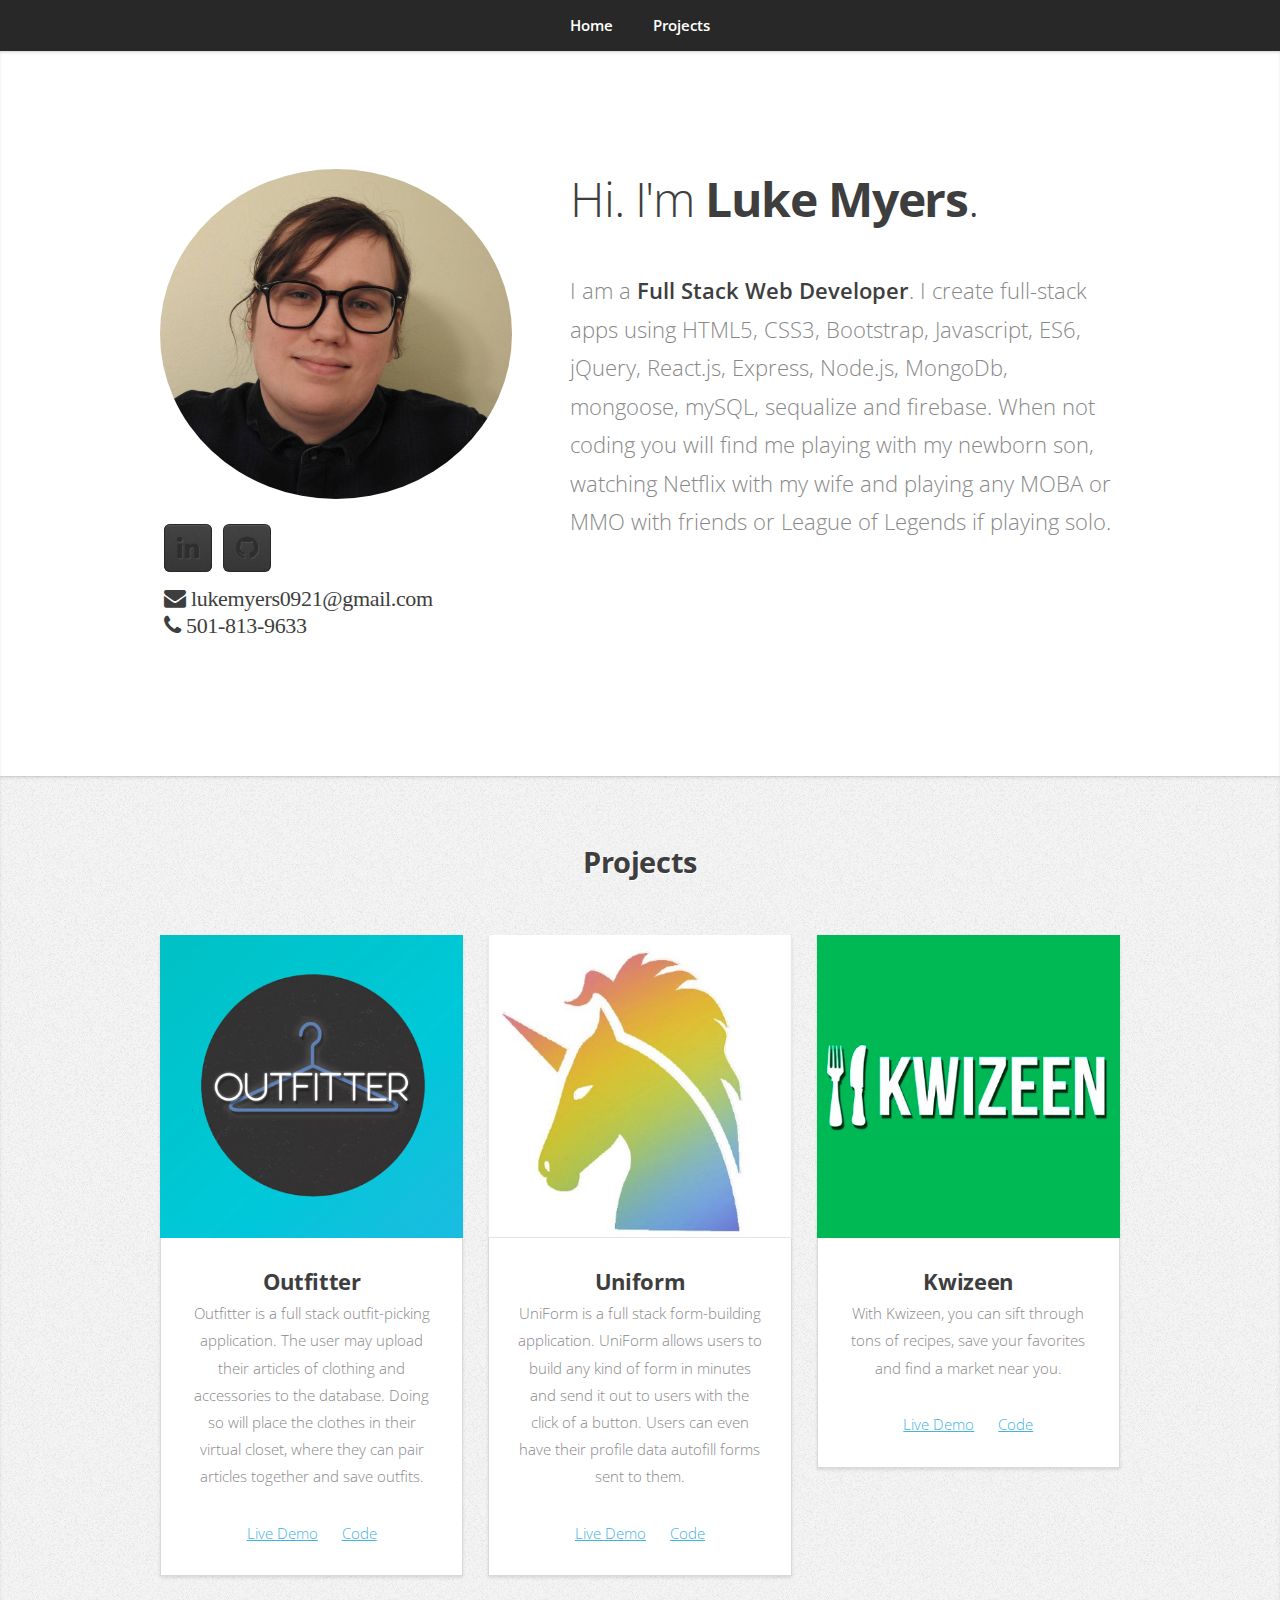
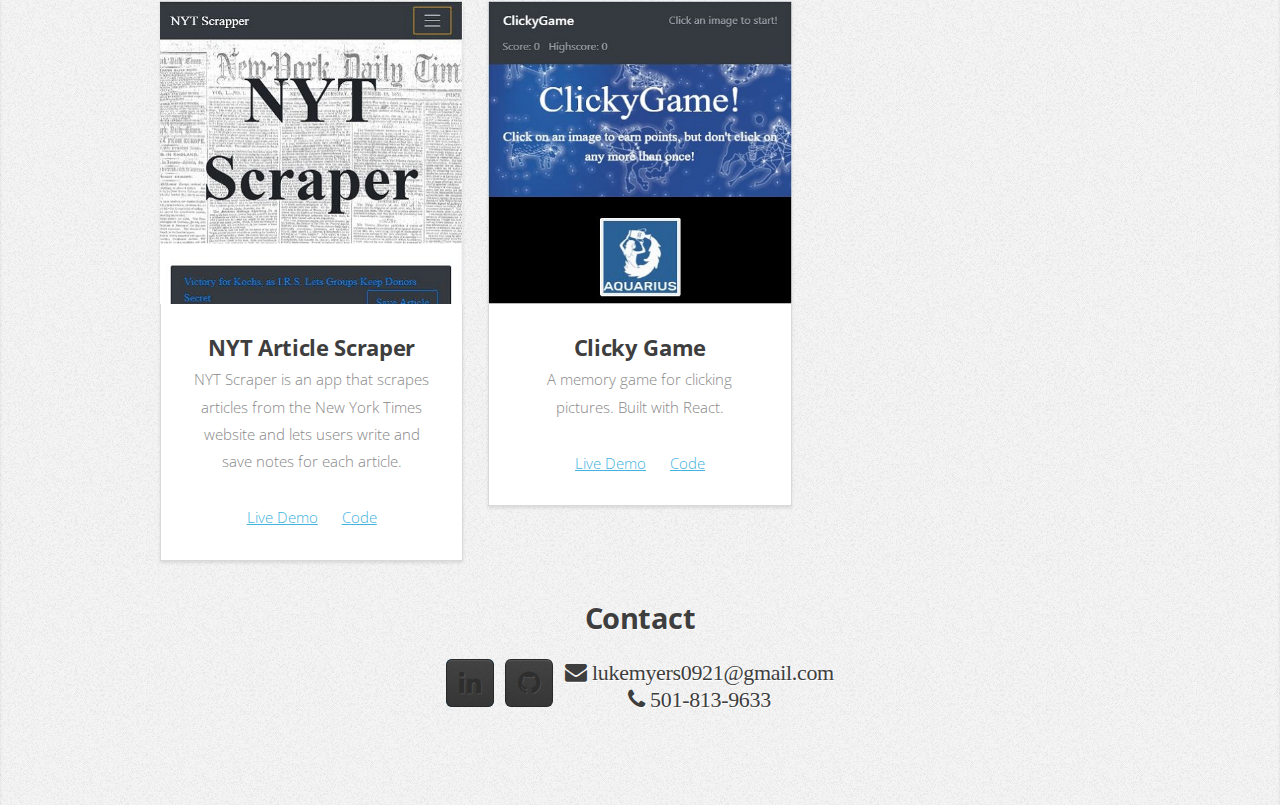
<file: index.html>
<!DOCTYPE HTML>
<html>

<head>
	<title>Luke Myers</title>
	<meta charset="utf-8" />
	<meta name="viewport" content="width=device-width, initial-scale=1, user-scalable=no" />
	<link rel="stylesheet" href="assets/css/main.css" />
</head>

<body class="is-preload">

	<!-- Nav -->
	<nav id="nav">
		<ul class="container">
			<li>
				<a href="#top">Home</a>
			</li>
			<li>
				<a href="#portfolio">Projects</a>
			</li>
		</ul>
	</nav>

	<!-- Home -->
	<article id="top" class="wrapper style1">
		<div class="container">
			<div class="row">
				<div class="col-4 col-5-large col-12-medium">
					<span class="image fit">
						<img src="images/pic00.jpg" alt="" />
					</span>
					<ul class="social">
						<li>
							<a href="https://www.linkedin.com/in/luke-myers-0921" class="icon fa-linkedin">
								<span class="label">LinkedIn</span>
							</a>
						</li>
						<li>
							<a href="https://github.com/lukemyers0921" class="icon fa-github">
								<span class="label">Github</span>
							</a>
						</li>
						<li>

							<h3>
								<i class="fa fa-envelope" aria-hidden="true"> lukemyers0921@gmail.com</i>
								<br>
								<i class="fa fa-phone" aria-hidden="true"> 501-813-9633</i>
							</h3>
						</li>
					</ul>
				</div>
				<div class="col-8 col-7-large col-12-medium">
					<header>
						<h1>Hi. I'm
							<strong>Luke Myers</strong>.</h1>
					</header>
					<p>I am a
						<strong>Full Stack Web Developer</strong>. I create full-stack apps using HTML5, CSS3, Bootstrap, Javascript, ES6, jQuery,
						React.js, Express, Node.js, MongoDb, mongoose, mySQL, sequalize and firebase. When not coding you will find me playing
						with my newborn son, watching Netflix with my wife and playing any MOBA or MMO with friends or League of Legends if
						playing solo.
					</p>
				</div>
			</div>
		</div>
	</article>

	<!-- Portfolio -->
	<article id="portfolio" class="wrapper style3">
		<div class="container">
			<header>
				<h2>Projects</h2>
			</header>
			<div class="row">
				<div class="col-4 col-6-medium col-12-small">
					<article class="box style2">
						<a href="https://outfitter-rva.herokuapp.com/" class="image featured">
							<img src="images/pic01.jpg" alt="" />
						</a>
						<h3>
							<a href="https://outfitter-rva.herokuapp.com/">Outfitter</a>
						</h3>
						<p>Outfitter is a full stack outfit-picking application. The user may upload their articles of clothing and accessories
							to the database. Doing so will place the clothes in their virtual closet, where they can pair articles together and
							save outfits.</p>
						<p>
							<a href="https://outfitter-rva.herokuapp.com/" />Live Demo</a> &nbsp;&nbsp;&nbsp;&nbsp;
							<a href="https://github.com/lukemyers0921/Outfitter">Code</a>
						</p>
					</article>
				</div>
				<div class="col-4 col-6-medium col-12-small">
					<article class="box style2">
						<a href="https://uniformapp.herokuapp.com/" class="image featured">
							<img src="images/pic02.jpg" alt="" />
						</a>
						<h3>
							<a href="https://uniformapp.herokuapp.com/">Uniform</a>
						</h3>
						<p>UniForm is a full stack form-building application. UniForm allows users to build any kind of form in minutes and send
							it out to users with the click of a button. Users can even have their profile data autofill forms sent to them.</p>
						<p>
							<a href="https://uniformapp.herokuapp.com/" />Live Demo</a> &nbsp;&nbsp;&nbsp;&nbsp;
							<a href="https://github.com/lukemyers0921/uniformWill">Code</a>
						</p>
					</article>
				</div>
				<div class="col-4 col-6-medium col-12-small">
					<article class="box style2">
						<a href="https://fireatwillrva.github.io/Kwizeen/" class="image featured">
							<img src="images/pic03.jpg" alt="" />
						</a>
						<h3>
							<a href="https://fireatwillrva.github.io/Kwizeen/">Kwizeen</a>
						</h3>
						<p>With Kwizeen, you can sift through tons of recipes, save your favorites and find a market near you.</p>
						<p>
							<a href="https://fireatwillrva.github.io/Kwizeen/" />Live Demo</a> &nbsp;&nbsp;&nbsp;&nbsp;
							<a href="https://github.com/lukemyers0921/Project-One">Code</a>
						</p>
					</article>
				</div>
				<div class="col-4 col-6-medium col-12-small">
					<article class="box style2">
						<a href="https://news-scraper2343.herokuapp.com/" class="image featured">
							<img src="images/pic04.jpg" alt="" />
						</a>
						<h3>
							<a href="https://news-scraper2343.herokuapp.com/">NYT Article Scraper</a>
						</h3>
						<p>NYT Scraper is an app that scrapes articles from the New York Times website and lets users write and save notes for
							each article.</p>
						<p>
							<a href="https://news-scraper2343.herokuapp.com" />Live Demo</a> &nbsp;&nbsp;&nbsp;&nbsp;
							<a href="https://github.com/lukemyers0921/NewsScraper">Code</a>
						</p>
					</article>
				</div>
				<div class="col-4 col-6-medium col-12-small">
					<article class="box style2">
						<a href="https://lukemyers0921.github.io/ClickyGame/" class="image featured">
							<img src="images/pic05.jpg" alt="" />
						</a>
						<h3>
							<a href="https://lukemyers0921.github.io/ClickyGame/">Clicky Game</a>
						</h3>
						<p>A memory game for clicking pictures. Built with React. </p>
						<p>
							<a href="https://lukemyers0921.github.io/ClickyGame/" />Live Demo</a> &nbsp;&nbsp;&nbsp;&nbsp;
							<a href="https://github.com/lukemyers0921/ClickyGame">Code</a>
						</p>
					</article>
				</div>
				<!-- <div class="col-4 col-6-medium col-12-small">
					<article class="box style2">
						<a href="#" class="image featured">
							<img src="images/pic06.jpg" alt="" />
						</a>
						<h3>
							<a href="#">NYT Article Search</a>
						</h3>
						<p>Ornare nulla proin odio consequat.</p>
					</article>
				</div> -->
			</div>
			<footer>
				<h2>Contact</h2>
				<ul class="social">
					<li>
						<a href="https://www.linkedin.com/in/luke-myers-0921" class="icon fa-linkedin">
							<span class="label">LinkedIn</span>
						</a>
					</li>
					<li>
						<a href="https://github.com/lukemyers0921" class="icon fa-github">
							<span class="label">Github</span>
						</a>
					</li>
					<li>

						<h3>
							<i class="fa fa-envelope" aria-hidden="true"> lukemyers0921@gmail.com</i>
							<br>
							<i class="fa fa-phone" aria-hidden="true"> 501-813-9633</i>
						</h3>
					</li>
				</ul>
			</footer>
		</div>
	</article>

	<!-- Scripts -->
	<script src="assets/js/jquery.min.js"></script>
	<script src="assets/js/jquery.scrolly.min.js"></script>
	<script src="assets/js/browser.min.js"></script>
	<script src="assets/js/breakpoints.min.js"></script>
	<script src="assets/js/util.js"></script>
	<script src="assets/js/main.js"></script>

</body>

</html>
</file>
<file: assets/css/main.css>
@import url("https://fonts.googleapis.com/css?family=Open+Sans:300,300italic,600,600italic,700");
@import url("font-awesome.min.css");

/*
	Miniport by HTML5 UP
	html5up.net | @ajlkn
	Free for personal and commercial use under the CCA 3.0 license (html5up.net/license)
*/

html, body, div, span, applet, object,
iframe, h1, h2, h3, h4, h5, h6, p, blockquote,
pre, a, abbr, acronym, address, big, cite,
code, del, dfn, em, img, ins, kbd, q, s, samp,
small, strike, strong, sub, sup, tt, var, b,
u, i, center, dl, dt, dd, ol, ul, li, fieldset,
form, label, legend, table, caption, tbody,
tfoot, thead, tr, th, td, article, aside,
canvas, details, embed, figure, figcaption,
footer, header, hgroup, menu, nav, output, ruby,
section, summary, time, mark, audio, video {
	margin: 0;
	padding: 0;
	border: 0;
	font-size: 100%;
	font: inherit;
	vertical-align: baseline;}

article, aside, details, figcaption, figure,
footer, header, hgroup, menu, nav, section {
	display: block;}

body {
	line-height: 1;
}

ol, ul {
	list-style: none;
}

blockquote, q {
	quotes: none;
}

	blockquote:before, blockquote:after, q:before, q:after {
		content: '';
		content: none;
	}

table {
	border-collapse: collapse;
	border-spacing: 0;
}

body {
	-webkit-text-size-adjust: none;
}

mark {
	background-color: transparent;
	color: inherit;
}

input::-moz-focus-inner {
	border: 0;
	padding: 0;
}

input, select, textarea {
	-moz-appearance: none;
	-webkit-appearance: none;
	-ms-appearance: none;
	appearance: none;
}

/* Basic */

	html {
		box-sizing: border-box;
	}

	*, *:before, *:after {
		box-sizing: inherit;
	}

	body {
		padding-top: 3.5em;
	}

		body.is-preload *, body.is-preload *:before, body.is-preload *:after {
			-moz-animation: none !important;
			-webkit-animation: none !important;
			-ms-animation: none !important;
			animation: none !important;
			-moz-transition: none !important;
			-webkit-transition: none !important;
			-ms-transition: none !important;
			transition: none !important;
		}

	body, input, textarea, select {
		font-family: 'Open Sans', sans-serif;
		line-height: 1.85em;
		color: #888;
		font-weight: 300;
		font-size: 13pt;
	}

	a {
		-moz-transition: color .2s ease-in-out;
		-webkit-transition: color .2s ease-in-out;
		-ms-transition: color .2s ease-in-out;
		transition: color .2s ease-in-out;
		color: #43B3E0;
		text-decoration: underline;
	}

		a:hover {
			color: #43bff0 !important;
		}

		a img {
			border: 0;
		}

	b, strong {
		font-weight: 600;
		color: #3e3e3e;
	}

	i, em {
		font-style: italic;
	}

	sub {
		position: relative;
		top: 0.5em;
		font-size: 0.8em;
	}

	sup {
		position: relative;
		top: -0.5em;
		font-size: 0.8em;
	}

	blockquote {
		border-left: solid 0.75em #eee;
		padding: 1em 0 1em 1.5em;
		font-style: italic;
	}

	h1, h2, h3, h4, h5, h6 {
		color: #3e3e3e;
		margin: 0 0 0.75em 0;
	}

	h1 a, h2 a, h3 a, h4 a, h5 a, h6 a {
		text-decoration: none;
		color: inherit;
	}

	h2, h3, h4, h5, h6 {
		font-weight: 700;
	}

	h1 {
		font-size: 3.25em;
		letter-spacing: -0.025em;
		font-weight: 300;
	}

		h1 strong {
			font-weight: 700;
		}

	h2 {
		font-size: 2em;
		letter-spacing: -0.015em;
	}

	h3 {
		font-size: 1.5em;
		letter-spacing: -0.015em;
	}

	em, i {
		font-style: italic;
	}

	br.clear {
		clear: both;
	}

	hr {
		border: 0;
		border-top: solid 1px #444;
		border-top-color: rgba(0, 0, 0, 0.35);
		box-shadow: 0px 1px 0px 0px rgba(255, 255, 255, 0.1);
		height: 1px;
		margin: 3em 0;
	}

	p, ul, ol, dl, table {
		margin-bottom: 2em;
	}

	header {
		margin: 0 0 3em 0;
	}

		header > p {
			font-size: 1.25em;
			margin: 0;
		}

	footer {
		margin: 3em 0 0 0;
	}

		footer > p {
			font-size: 1.25em;
		}

/* Container */

	.container {
		margin: 0 auto;
		max-width: calc(100% - 50px);
		width: 1200px;
	}

		.container.medium {
			width: 900px;
		}

		@media screen and (max-width: 1680px) {

			.container {
				width: 1200px;
			}

				.container.medium {
					width: 900px;
				}

		}

		@media screen and (max-width: 1280px) {

			.container {
				width: 960px;
			}

				.container.medium {
					width: 720px;
				}

		}

		@media screen and (max-width: 980px) {

			.container {
				width: 100%;
			}

				.container.medium {
					width: 75%;
				}

		}

		@media screen and (max-width: 736px) {

			.container {
				width: 100%;
				max-width: calc(100% - 30px);
			}

				.container.medium {
					width: 100%;
				}

		}

/* Row */

	.row {
		display: flex;
		flex-wrap: wrap;
		box-sizing: border-box;
		align-items: stretch;
	}

		.row > * {
			box-sizing: border-box;
		}

		.row.gtr-uniform > * > :last-child {
			margin-bottom: 0;
		}

		.row.aln-left {
			justify-content: flex-start;
		}

		.row.aln-center {
			justify-content: center;
		}

		.row.aln-right {
			justify-content: flex-end;
		}

		.row.aln-top {
			align-items: flex-start;
		}

		.row.aln-middle {
			align-items: center;
		}

		.row.aln-bottom {
			align-items: flex-end;
		}

		.row > .imp {
			order: -1;
		}

		.row > .col-1 {
			width: 8.3333333333%;
		}

		.row > .off-1 {
			margin-left: 8.3333333333%;
		}

		.row > .col-2 {
			width: 16.6666666667%;
		}

		.row > .off-2 {
			margin-left: 16.6666666667%;
		}

		.row > .col-3 {
			width: 25%;
		}

		.row > .off-3 {
			margin-left: 25%;
		}

		.row > .col-4 {
			width: 33.3333333333%;
		}

		.row > .off-4 {
			margin-left: 33.3333333333%;
		}

		.row > .col-5 {
			width: 41.6666666667%;
		}

		.row > .off-5 {
			margin-left: 41.6666666667%;
		}

		.row > .col-6 {
			width: 50%;
		}

		.row > .off-6 {
			margin-left: 50%;
		}

		.row > .col-7 {
			width: 58.3333333333%;
		}

		.row > .off-7 {
			margin-left: 58.3333333333%;
		}

		.row > .col-8 {
			width: 66.6666666667%;
		}

		.row > .off-8 {
			margin-left: 66.6666666667%;
		}

		.row > .col-9 {
			width: 75%;
		}

		.row > .off-9 {
			margin-left: 75%;
		}

		.row > .col-10 {
			width: 83.3333333333%;
		}

		.row > .off-10 {
			margin-left: 83.3333333333%;
		}

		.row > .col-11 {
			width: 91.6666666667%;
		}

		.row > .off-11 {
			margin-left: 91.6666666667%;
		}

		.row > .col-12 {
			width: 100%;
		}

		.row > .off-12 {
			margin-left: 100%;
		}

		.row.gtr-0 {
			margin-top: 0px;
			margin-left: 0px;
		}

			.row.gtr-0 > * {
				padding: 0px 0 0 0px;
			}

			.row.gtr-0.gtr-uniform {
				margin-top: 0px;
			}

				.row.gtr-0.gtr-uniform > * {
					padding-top: 0px;
				}

		.row.gtr-25 {
			margin-top: -6.25px;
			margin-left: -6.25px;
		}

			.row.gtr-25 > * {
				padding: 6.25px 0 0 6.25px;
			}

			.row.gtr-25.gtr-uniform {
				margin-top: -6.25px;
			}

				.row.gtr-25.gtr-uniform > * {
					padding-top: 6.25px;
				}

		.row.gtr-50 {
			margin-top: -12.5px;
			margin-left: -12.5px;
		}

			.row.gtr-50 > * {
				padding: 12.5px 0 0 12.5px;
			}

			.row.gtr-50.gtr-uniform {
				margin-top: -12.5px;
			}

				.row.gtr-50.gtr-uniform > * {
					padding-top: 12.5px;
				}

		.row {
			margin-top: -25px;
			margin-left: -25px;
		}

			.row > * {
				padding: 25px 0 0 25px;
			}

			.row.gtr-uniform {
				margin-top: -25px;
			}

				.row.gtr-uniform > * {
					padding-top: 25px;
				}

		.row.gtr-150 {
			margin-top: -37.5px;
			margin-left: -37.5px;
		}

			.row.gtr-150 > * {
				padding: 37.5px 0 0 37.5px;
			}

			.row.gtr-150.gtr-uniform {
				margin-top: -37.5px;
			}

				.row.gtr-150.gtr-uniform > * {
					padding-top: 37.5px;
				}

		.row.gtr-200 {
			margin-top: -50px;
			margin-left: -50px;
		}

			.row.gtr-200 > * {
				padding: 50px 0 0 50px;
			}

			.row.gtr-200.gtr-uniform {
				margin-top: -50px;
			}

				.row.gtr-200.gtr-uniform > * {
					padding-top: 50px;
				}

		@media screen and (max-width: 1680px) {

			.row {
				display: flex;
				flex-wrap: wrap;
				box-sizing: border-box;
				align-items: stretch;
			}

				.row > * {
					box-sizing: border-box;
				}

				.row.gtr-uniform > * > :last-child {
					margin-bottom: 0;
				}

				.row.aln-left {
					justify-content: flex-start;
				}

				.row.aln-center {
					justify-content: center;
				}

				.row.aln-right {
					justify-content: flex-end;
				}

				.row.aln-top {
					align-items: flex-start;
				}

				.row.aln-middle {
					align-items: center;
				}

				.row.aln-bottom {
					align-items: flex-end;
				}

				.row > .imp-xlarge {
					order: -1;
				}

				.row > .col-1-xlarge {
					width: 8.3333333333%;
				}

				.row > .off-1-xlarge {
					margin-left: 8.3333333333%;
				}

				.row > .col-2-xlarge {
					width: 16.6666666667%;
				}

				.row > .off-2-xlarge {
					margin-left: 16.6666666667%;
				}

				.row > .col-3-xlarge {
					width: 25%;
				}

				.row > .off-3-xlarge {
					margin-left: 25%;
				}

				.row > .col-4-xlarge {
					width: 33.3333333333%;
				}

				.row > .off-4-xlarge {
					margin-left: 33.3333333333%;
				}

				.row > .col-5-xlarge {
					width: 41.6666666667%;
				}

				.row > .off-5-xlarge {
					margin-left: 41.6666666667%;
				}

				.row > .col-6-xlarge {
					width: 50%;
				}

				.row > .off-6-xlarge {
					margin-left: 50%;
				}

				.row > .col-7-xlarge {
					width: 58.3333333333%;
				}

				.row > .off-7-xlarge {
					margin-left: 58.3333333333%;
				}

				.row > .col-8-xlarge {
					width: 66.6666666667%;
				}

				.row > .off-8-xlarge {
					margin-left: 66.6666666667%;
				}

				.row > .col-9-xlarge {
					width: 75%;
				}

				.row > .off-9-xlarge {
					margin-left: 75%;
				}

				.row > .col-10-xlarge {
					width: 83.3333333333%;
				}

				.row > .off-10-xlarge {
					margin-left: 83.3333333333%;
				}

				.row > .col-11-xlarge {
					width: 91.6666666667%;
				}

				.row > .off-11-xlarge {
					margin-left: 91.6666666667%;
				}

				.row > .col-12-xlarge {
					width: 100%;
				}

				.row > .off-12-xlarge {
					margin-left: 100%;
				}

				.row.gtr-0 {
					margin-top: 0px;
					margin-left: 0px;
				}

					.row.gtr-0 > * {
						padding: 0px 0 0 0px;
					}

					.row.gtr-0.gtr-uniform {
						margin-top: 0px;
					}

						.row.gtr-0.gtr-uniform > * {
							padding-top: 0px;
						}

				.row.gtr-25 {
					margin-top: -6.25px;
					margin-left: -6.25px;
				}

					.row.gtr-25 > * {
						padding: 6.25px 0 0 6.25px;
					}

					.row.gtr-25.gtr-uniform {
						margin-top: -6.25px;
					}

						.row.gtr-25.gtr-uniform > * {
							padding-top: 6.25px;
						}

				.row.gtr-50 {
					margin-top: -12.5px;
					margin-left: -12.5px;
				}

					.row.gtr-50 > * {
						padding: 12.5px 0 0 12.5px;
					}

					.row.gtr-50.gtr-uniform {
						margin-top: -12.5px;
					}

						.row.gtr-50.gtr-uniform > * {
							padding-top: 12.5px;
						}

				.row {
					margin-top: -25px;
					margin-left: -25px;
				}

					.row > * {
						padding: 25px 0 0 25px;
					}

					.row.gtr-uniform {
						margin-top: -25px;
					}

						.row.gtr-uniform > * {
							padding-top: 25px;
						}

				.row.gtr-150 {
					margin-top: -37.5px;
					margin-left: -37.5px;
				}

					.row.gtr-150 > * {
						padding: 37.5px 0 0 37.5px;
					}

					.row.gtr-150.gtr-uniform {
						margin-top: -37.5px;
					}

						.row.gtr-150.gtr-uniform > * {
							padding-top: 37.5px;
						}

				.row.gtr-200 {
					margin-top: -50px;
					margin-left: -50px;
				}

					.row.gtr-200 > * {
						padding: 50px 0 0 50px;
					}

					.row.gtr-200.gtr-uniform {
						margin-top: -50px;
					}

						.row.gtr-200.gtr-uniform > * {
							padding-top: 50px;
						}

		}

		@media screen and (max-width: 1280px) {

			.row {
				display: flex;
				flex-wrap: wrap;
				box-sizing: border-box;
				align-items: stretch;
			}

				.row > * {
					box-sizing: border-box;
				}

				.row.gtr-uniform > * > :last-child {
					margin-bottom: 0;
				}

				.row.aln-left {
					justify-content: flex-start;
				}

				.row.aln-center {
					justify-content: center;
				}

				.row.aln-right {
					justify-content: flex-end;
				}

				.row.aln-top {
					align-items: flex-start;
				}

				.row.aln-middle {
					align-items: center;
				}

				.row.aln-bottom {
					align-items: flex-end;
				}

				.row > .imp-large {
					order: -1;
				}

				.row > .col-1-large {
					width: 8.3333333333%;
				}

				.row > .off-1-large {
					margin-left: 8.3333333333%;
				}

				.row > .col-2-large {
					width: 16.6666666667%;
				}

				.row > .off-2-large {
					margin-left: 16.6666666667%;
				}

				.row > .col-3-large {
					width: 25%;
				}

				.row > .off-3-large {
					margin-left: 25%;
				}

				.row > .col-4-large {
					width: 33.3333333333%;
				}

				.row > .off-4-large {
					margin-left: 33.3333333333%;
				}

				.row > .col-5-large {
					width: 41.6666666667%;
				}

				.row > .off-5-large {
					margin-left: 41.6666666667%;
				}

				.row > .col-6-large {
					width: 50%;
				}

				.row > .off-6-large {
					margin-left: 50%;
				}

				.row > .col-7-large {
					width: 58.3333333333%;
				}

				.row > .off-7-large {
					margin-left: 58.3333333333%;
				}

				.row > .col-8-large {
					width: 66.6666666667%;
				}

				.row > .off-8-large {
					margin-left: 66.6666666667%;
				}

				.row > .col-9-large {
					width: 75%;
				}

				.row > .off-9-large {
					margin-left: 75%;
				}

				.row > .col-10-large {
					width: 83.3333333333%;
				}

				.row > .off-10-large {
					margin-left: 83.3333333333%;
				}

				.row > .col-11-large {
					width: 91.6666666667%;
				}

				.row > .off-11-large {
					margin-left: 91.6666666667%;
				}

				.row > .col-12-large {
					width: 100%;
				}

				.row > .off-12-large {
					margin-left: 100%;
				}

				.row.gtr-0 {
					margin-top: 0px;
					margin-left: 0px;
				}

					.row.gtr-0 > * {
						padding: 0px 0 0 0px;
					}

					.row.gtr-0.gtr-uniform {
						margin-top: 0px;
					}

						.row.gtr-0.gtr-uniform > * {
							padding-top: 0px;
						}

				.row.gtr-25 {
					margin-top: -6.25px;
					margin-left: -6.25px;
				}

					.row.gtr-25 > * {
						padding: 6.25px 0 0 6.25px;
					}

					.row.gtr-25.gtr-uniform {
						margin-top: -6.25px;
					}

						.row.gtr-25.gtr-uniform > * {
							padding-top: 6.25px;
						}

				.row.gtr-50 {
					margin-top: -12.5px;
					margin-left: -12.5px;
				}

					.row.gtr-50 > * {
						padding: 12.5px 0 0 12.5px;
					}

					.row.gtr-50.gtr-uniform {
						margin-top: -12.5px;
					}

						.row.gtr-50.gtr-uniform > * {
							padding-top: 12.5px;
						}

				.row {
					margin-top: -25px;
					margin-left: -25px;
				}

					.row > * {
						padding: 25px 0 0 25px;
					}

					.row.gtr-uniform {
						margin-top: -25px;
					}

						.row.gtr-uniform > * {
							padding-top: 25px;
						}

				.row.gtr-150 {
					margin-top: -37.5px;
					margin-left: -37.5px;
				}

					.row.gtr-150 > * {
						padding: 37.5px 0 0 37.5px;
					}

					.row.gtr-150.gtr-uniform {
						margin-top: -37.5px;
					}

						.row.gtr-150.gtr-uniform > * {
							padding-top: 37.5px;
						}

				.row.gtr-200 {
					margin-top: -50px;
					margin-left: -50px;
				}

					.row.gtr-200 > * {
						padding: 50px 0 0 50px;
					}

					.row.gtr-200.gtr-uniform {
						margin-top: -50px;
					}

						.row.gtr-200.gtr-uniform > * {
							padding-top: 50px;
						}

		}

		@media screen and (max-width: 980px) {

			.row {
				display: flex;
				flex-wrap: wrap;
				box-sizing: border-box;
				align-items: stretch;
			}

				.row > * {
					box-sizing: border-box;
				}

				.row.gtr-uniform > * > :last-child {
					margin-bottom: 0;
				}

				.row.aln-left {
					justify-content: flex-start;
				}

				.row.aln-center {
					justify-content: center;
				}

				.row.aln-right {
					justify-content: flex-end;
				}

				.row.aln-top {
					align-items: flex-start;
				}

				.row.aln-middle {
					align-items: center;
				}

				.row.aln-bottom {
					align-items: flex-end;
				}

				.row > .imp-medium {
					order: -1;
				}

				.row > .col-1-medium {
					width: 8.3333333333%;
				}

				.row > .off-1-medium {
					margin-left: 8.3333333333%;
				}

				.row > .col-2-medium {
					width: 16.6666666667%;
				}

				.row > .off-2-medium {
					margin-left: 16.6666666667%;
				}

				.row > .col-3-medium {
					width: 25%;
				}

				.row > .off-3-medium {
					margin-left: 25%;
				}

				.row > .col-4-medium {
					width: 33.3333333333%;
				}

				.row > .off-4-medium {
					margin-left: 33.3333333333%;
				}

				.row > .col-5-medium {
					width: 41.6666666667%;
				}

				.row > .off-5-medium {
					margin-left: 41.6666666667%;
				}

				.row > .col-6-medium {
					width: 50%;
				}

				.row > .off-6-medium {
					margin-left: 50%;
				}

				.row > .col-7-medium {
					width: 58.3333333333%;
				}

				.row > .off-7-medium {
					margin-left: 58.3333333333%;
				}

				.row > .col-8-medium {
					width: 66.6666666667%;
				}

				.row > .off-8-medium {
					margin-left: 66.6666666667%;
				}

				.row > .col-9-medium {
					width: 75%;
				}

				.row > .off-9-medium {
					margin-left: 75%;
				}

				.row > .col-10-medium {
					width: 83.3333333333%;
				}

				.row > .off-10-medium {
					margin-left: 83.3333333333%;
				}

				.row > .col-11-medium {
					width: 91.6666666667%;
				}

				.row > .off-11-medium {
					margin-left: 91.6666666667%;
				}

				.row > .col-12-medium {
					width: 100%;
				}

				.row > .off-12-medium {
					margin-left: 100%;
				}

				.row.gtr-0 {
					margin-top: 0px;
					margin-left: 0px;
				}

					.row.gtr-0 > * {
						padding: 0px 0 0 0px;
					}

					.row.gtr-0.gtr-uniform {
						margin-top: 0px;
					}

						.row.gtr-0.gtr-uniform > * {
							padding-top: 0px;
						}

				.row.gtr-25 {
					margin-top: -6.25px;
					margin-left: -6.25px;
				}

					.row.gtr-25 > * {
						padding: 6.25px 0 0 6.25px;
					}

					.row.gtr-25.gtr-uniform {
						margin-top: -6.25px;
					}

						.row.gtr-25.gtr-uniform > * {
							padding-top: 6.25px;
						}

				.row.gtr-50 {
					margin-top: -12.5px;
					margin-left: -12.5px;
				}

					.row.gtr-50 > * {
						padding: 12.5px 0 0 12.5px;
					}

					.row.gtr-50.gtr-uniform {
						margin-top: -12.5px;
					}

						.row.gtr-50.gtr-uniform > * {
							padding-top: 12.5px;
						}

				.row {
					margin-top: -25px;
					margin-left: -25px;
				}

					.row > * {
						padding: 25px 0 0 25px;
					}

					.row.gtr-uniform {
						margin-top: -25px;
					}

						.row.gtr-uniform > * {
							padding-top: 25px;
						}

				.row.gtr-150 {
					margin-top: -37.5px;
					margin-left: -37.5px;
				}

					.row.gtr-150 > * {
						padding: 37.5px 0 0 37.5px;
					}

					.row.gtr-150.gtr-uniform {
						margin-top: -37.5px;
					}

						.row.gtr-150.gtr-uniform > * {
							padding-top: 37.5px;
						}

				.row.gtr-200 {
					margin-top: -50px;
					margin-left: -50px;
				}

					.row.gtr-200 > * {
						padding: 50px 0 0 50px;
					}

					.row.gtr-200.gtr-uniform {
						margin-top: -50px;
					}

						.row.gtr-200.gtr-uniform > * {
							padding-top: 50px;
						}

		}

		@media screen and (max-width: 736px) {

			.row {
				display: flex;
				flex-wrap: wrap;
				box-sizing: border-box;
				align-items: stretch;
			}

				.row > * {
					box-sizing: border-box;
				}

				.row.gtr-uniform > * > :last-child {
					margin-bottom: 0;
				}

				.row.aln-left {
					justify-content: flex-start;
				}

				.row.aln-center {
					justify-content: center;
				}

				.row.aln-right {
					justify-content: flex-end;
				}

				.row.aln-top {
					align-items: flex-start;
				}

				.row.aln-middle {
					align-items: center;
				}

				.row.aln-bottom {
					align-items: flex-end;
				}

				.row > .imp-small {
					order: -1;
				}

				.row > .col-1-small {
					width: 8.3333333333%;
				}

				.row > .off-1-small {
					margin-left: 8.3333333333%;
				}

				.row > .col-2-small {
					width: 16.6666666667%;
				}

				.row > .off-2-small {
					margin-left: 16.6666666667%;
				}

				.row > .col-3-small {
					width: 25%;
				}

				.row > .off-3-small {
					margin-left: 25%;
				}

				.row > .col-4-small {
					width: 33.3333333333%;
				}

				.row > .off-4-small {
					margin-left: 33.3333333333%;
				}

				.row > .col-5-small {
					width: 41.6666666667%;
				}

				.row > .off-5-small {
					margin-left: 41.6666666667%;
				}

				.row > .col-6-small {
					width: 50%;
				}

				.row > .off-6-small {
					margin-left: 50%;
				}

				.row > .col-7-small {
					width: 58.3333333333%;
				}

				.row > .off-7-small {
					margin-left: 58.3333333333%;
				}

				.row > .col-8-small {
					width: 66.6666666667%;
				}

				.row > .off-8-small {
					margin-left: 66.6666666667%;
				}

				.row > .col-9-small {
					width: 75%;
				}

				.row > .off-9-small {
					margin-left: 75%;
				}

				.row > .col-10-small {
					width: 83.3333333333%;
				}

				.row > .off-10-small {
					margin-left: 83.3333333333%;
				}

				.row > .col-11-small {
					width: 91.6666666667%;
				}

				.row > .off-11-small {
					margin-left: 91.6666666667%;
				}

				.row > .col-12-small {
					width: 100%;
				}

				.row > .off-12-small {
					margin-left: 100%;
				}

				.row.gtr-0 {
					margin-top: 0px;
					margin-left: 0px;
				}

					.row.gtr-0 > * {
						padding: 0px 0 0 0px;
					}

					.row.gtr-0.gtr-uniform {
						margin-top: 0px;
					}

						.row.gtr-0.gtr-uniform > * {
							padding-top: 0px;
						}

				.row.gtr-25 {
					margin-top: -3.75px;
					margin-left: -3.75px;
				}

					.row.gtr-25 > * {
						padding: 3.75px 0 0 3.75px;
					}

					.row.gtr-25.gtr-uniform {
						margin-top: -3.75px;
					}

						.row.gtr-25.gtr-uniform > * {
							padding-top: 3.75px;
						}

				.row.gtr-50 {
					margin-top: -7.5px;
					margin-left: -7.5px;
				}

					.row.gtr-50 > * {
						padding: 7.5px 0 0 7.5px;
					}

					.row.gtr-50.gtr-uniform {
						margin-top: -7.5px;
					}

						.row.gtr-50.gtr-uniform > * {
							padding-top: 7.5px;
						}

				.row {
					margin-top: -15px;
					margin-left: -15px;
				}

					.row > * {
						padding: 15px 0 0 15px;
					}

					.row.gtr-uniform {
						margin-top: -15px;
					}

						.row.gtr-uniform > * {
							padding-top: 15px;
						}

				.row.gtr-150 {
					margin-top: -22.5px;
					margin-left: -22.5px;
				}

					.row.gtr-150 > * {
						padding: 22.5px 0 0 22.5px;
					}

					.row.gtr-150.gtr-uniform {
						margin-top: -22.5px;
					}

						.row.gtr-150.gtr-uniform > * {
							padding-top: 22.5px;
						}

				.row.gtr-200 {
					margin-top: -30px;
					margin-left: -30px;
				}

					.row.gtr-200 > * {
						padding: 30px 0 0 30px;
					}

					.row.gtr-200.gtr-uniform {
						margin-top: -30px;
					}

						.row.gtr-200.gtr-uniform > * {
							padding-top: 30px;
						}

		}

/* Form */

	form label {
		color: #3e3e3e;
		font-weight: 700;
		display: block;
		margin: 0 0 0.5em 0;
	}

	form input[type=text],
	form input[type=email],
	form input[type=password],
	form select,
	form textarea {
		-moz-transition: background .2s ease-in-out, box-shadow .2s ease-in-out;
		-webkit-transition: background .2s ease-in-out, box-shadow .2s ease-in-out;
		-ms-transition: background .2s ease-in-out, box-shadow .2s ease-in-out;
		transition: background .2s ease-in-out, box-shadow .2s ease-in-out;
		-webkit-appearance: none;
		display: block;
		border: 0;
		padding: 0.75em;
		font-size: 1em;
		border-radius: 8px;
		border: solid 1px #ddd;
		background: #fff;
		color: #bbb;
		box-shadow: inset 0px 2px 3px 1px rgba(0, 0, 0, 0.05), 0px 1px 0px 0px rgba(255, 255, 255, 0.025);
		width: 100%;
	}

		form input[type=text]:focus,
		form input[type=email]:focus,
		form input[type=password]:focus,
		form select:focus,
		form textarea:focus {
			background: #fafafa;
			box-shadow: inset 0px 2px 5px 0px rgba(0, 0, 0, 0.05), 0px 1px 0px 0px rgba(255, 255, 255, 0.025), inset 0px 0px 2px 1px #43bff0;
		}

	form textarea {
		height: 15em;
	}

	form .actions:last-child {
		margin-bottom: 0;
	}

	form ::-webkit-input-placeholder {
		color: #555 !important;
	}

	form :-moz-placeholder {
		color: #555 !important;
	}

	form ::-moz-placeholder {
		color: #555 !important;
	}

	form :-ms-input-placeholder {
		color: #555 !important;
	}

	form ::-moz-focus-inner {
		border: 0;
	}

/* Tables */

	table {
		width: 100%;
	}

		table.default {
			width: 100%;
		}

			table.default tr {
				border-top: solid 1px #eee;
			}

				table.default tr:first-child {
					border-top: 0;
				}

			table.default td {
				padding: 0.5em 1em 0.5em 1em;
			}

			table.default th {
				text-align: left;
				padding: 0.5em 1em 0.5em 1em;
				font-weight: 600;
				margin: 0 0 1em 0;
			}

			table.default thead {
				background: #4f4f4f;
				color: #fff;
			}

/* Section/Article */

	section, article {
		margin-bottom: 3em;
	}

	section > :last-child,
	article > :last-child,
	section:last-child,
	article:last-child {
		margin-bottom: 0;
	}

/* Image */

	.image {
		display: inline-block;
		position: relative;
	}

		.image img {
			display: block;
			width: 100%;
		}

		.image.fit {
			display: block;
			width: 100%;
		}

		.image.featured {
			display: block;
			width: 100%;
			margin: 0 0 2em 0;
		}

		.image.left {
			float: left;
			margin: 0 2em 2em 0;
		}

		.image.centered {
			display: block;
			margin: 0 0 2em 0;
		}

			.image.centered img {
				margin: 0 auto;
				width: auto;
			}

/* Button */

	input[type="button"],
	input[type="submit"],
	input[type="reset"],
	button,
	.button {
		background-image: url("images/bg.png"), -moz-linear-gradient(top, rgba(0, 0, 0, 0), rgba(0, 0, 0, 0.2));
		background-image: url("images/bg.png"), -webkit-linear-gradient(top, rgba(0, 0, 0, 0), rgba(0, 0, 0, 0.2));
		background-image: url("images/bg.png"), -ms-linear-gradient(top, rgba(0, 0, 0, 0), rgba(0, 0, 0, 0.2));
		background-image: url("images/bg.png"), linear-gradient(top, rgba(0, 0, 0, 0), rgba(0, 0, 0, 0.2));
		-moz-transition: background-color .2s ease-in-out;
		-webkit-transition: background-color .2s ease-in-out;
		-ms-transition: background-color .2s ease-in-out;
		transition: background-color .2s ease-in-out;
		-webkit-appearance: none;
		position: relative;
		display: inline-block;
		color: #fff !important;
		text-decoration: none;
		font-weight: 700;
		border: 0;
		outline: 0;
		cursor: pointer;
		border-radius: 8px;
		text-shadow: -1px -1px 0.5px rgba(0, 0, 0, 0.5);
		overflow: hidden;
		box-shadow: inset 0px 0px 0px 1px rgba(0, 0, 0, 0.5), inset 0px 2px 1px 0px rgba(255, 255, 255, 0.75);
		background-color: #43B3E0;
		padding: 1em 2.35em 1em 2.35em;
		font-size: 1.1em;
		max-width: 24em;
	}

		input[type="button"]:hover,
		input[type="submit"]:hover,
		input[type="reset"]:hover,
		button:hover,
		.button:hover {
			background-color: #43bff0;
			color: #fff !important;
		}

		input[type="button"]:active,
		input[type="submit"]:active,
		input[type="reset"]:active,
		button:active,
		.button:active {
			background-color: #3BA8D3;
			top: 1px;
		}

		input[type="button"].large,
		input[type="submit"].large,
		input[type="reset"].large,
		button.large,
		.button.large {
			font-size: 1.5em;
			letter-spacing: -0.025em;
		}

		input[type="button"].alt,
		input[type="submit"].alt,
		input[type="reset"].alt,
		button.alt,
		.button.alt {
			background-color: #444;
			box-shadow: inset 0px 0px 0px 1px #242424, inset 0px 2px 1px 0px rgba(255, 255, 255, 0.2);
		}

			input[type="button"].alt:hover,
			input[type="submit"].alt:hover,
			input[type="reset"].alt:hover,
			button.alt:hover,
			.button.alt:hover {
				background-color: #4f4f4f;
				color: #fff !important;
			}

			input[type="button"].alt:active,
			input[type="submit"].alt:active,
			input[type="reset"].alt:active,
			button.alt:active,
			.button.alt:active {
				background-color: #3f3f3f;
			}

/* List */

	ul {
		list-style: disc;
		padding-left: 1em;
	}

		ul li {
			padding-left: 0.5em;
		}

	ol {
		list-style: decimal;
		padding-left: 1.25em;
	}

		ol li {
			padding-left: 0.25em;
		}

/* Social */

	ul.social {
		cursor: default;
		margin: 0;
		list-style: none;
		padding-left: 0;
	}

		ul.social li {
			position: relative;
			display: inline-block;
			margin: 0.25em;
			top: 0;
			padding-left: 0;
		}

			ul.social li a {
				-moz-transition: top .2s ease-in-out;
				-webkit-transition: top .2s ease-in-out;
				-ms-transition: top .2s ease-in-out;
				transition: top .2s ease-in-out;
				display: block;
				width: 48px;
				height: 48px;
				border-radius: 6px;
				top: 0;
				position: relative;
			}

				ul.social li a:before {
					background-image: url("images/bg.png"), -moz-linear-gradient(top, rgba(0, 0, 0, 0), rgba(0, 0, 0, 0.2));
					background-image: url("images/bg.png"), -webkit-linear-gradient(top, rgba(0, 0, 0, 0), rgba(0, 0, 0, 0.2));
					background-image: url("images/bg.png"), -ms-linear-gradient(top, rgba(0, 0, 0, 0), rgba(0, 0, 0, 0.2));
					background-image: url("images/bg.png"), linear-gradient(top, rgba(0, 0, 0, 0), rgba(0, 0, 0, 0.2));
					-moz-transition: background-color .2s ease-in-out;
					-webkit-transition: background-color .2s ease-in-out;
					-ms-transition: background-color .2s ease-in-out;
					transition: background-color .2s ease-in-out;
					background-color: #444;
					border-radius: 6px;
					box-shadow: inset 0px 0px 0px 1px #282828, inset 0px 2px 1px 0px rgba(255, 255, 255, 0.1);
					color: #2E2E2E !important;
					display: block;
					font-size: 26px;
					height: 48px;
					line-height: 48px;
					text-align: center;
					outline: 0;
					overflow: hidden;
					text-shadow: 1px 1px 0px rgba(255, 255, 255, 0.1);
					width: 48px;
				}

				ul.social li a.fa-twitter {
					background-color: #2DAAE4;
				}

				ul.social li a.fa-facebook {
					background-color: #3C5A98;
				}

				ul.social li a.fa-dribbble {
					background-color: #C4376B;
				}

				ul.social li a.fa-linkedin {
					background-color: #006599;
				}

				ul.social li a.fa-tumblr {
					background-color: #51718A;
				}

				ul.social li a.fa-google-plus {
					background-color: #DA2713;
				}

				ul.social li a.fa-github {
					background-color: #FAFAFA;
				}

				ul.social li a.fa-rss {
					background-color: #F2600B;
				}

				ul.social li a.fa-instagram {
					background-color: #E0D7C8;
				}

				ul.social li a.fa-foursquare {
					background-color: #39A3D4;
				}

				ul.social li a.fa-skype {
					background-color: #10BEF1;
				}

				ul.social li a.fa-soundcloud {
					background-color: #FE5419;
				}

				ul.social li a.fa-youtube {
					background-color: #BF2E25;
				}

				ul.social li a.fa-blogger {
					background-color: #FF6501;
				}

				ul.social li a.fa-flickr {
					background-color: #0062DB;
				}

				ul.social li a.fa-vimeo {
					background-color: #4C8AB0;
				}

				ul.social li a:hover {
					top: -5px;
				}

					ul.social li a:hover:before {
						background-color: transparent;
					}

/* Actions */

	ul.actions {
		list-style: none;
		padding-left: 0;
	}

		ul.actions li {
			display: inline-block;
			margin: 0 0 0 1em;
			padding-left: 0;
		}

			ul.actions li:first-child {
				margin-left: 0;
			}

/* Box */

	.box {
		background: #fff;
		box-shadow: inset 0px 0px 0px 1px rgba(0, 0, 0, 0.15), 0px 2px 3px 0px rgba(0, 0, 0, 0.1);
		text-align: center;
		padding: 2em;
	}

		.box.style1 {
			padding: 3em 2em 3.5em 2em;
		}

			.box.style1 h3 {
				margin-bottom: 0.5em;
			}

		.box.style2 h3 {
			margin-bottom: 0.25em;
		}

		.box.style2 .image {
			position: relative;
			left: 2em;
			top: 2em;
			margin: -4em 0 4em -4em;
			width: auto;
		}

/* Icons */

	.icon {
		text-decoration: none;
	}

		.icon:before {
			display: inline-block;
			font-family: FontAwesome;
			font-size: 1.25em;
			text-decoration: none;
			font-style: normal;
			font-weight: normal;
			line-height: 1;
			-webkit-font-smoothing: antialiased;
			-moz-osx-font-smoothing: grayscale;
		}

		.icon > .label {
			display: none;
		}

		.icon.featured {
			color: #EA8A95;
			display: block;
			margin: 0 0 1.5em 0;
			cursor: default;
		}

			.icon.featured:before {
				font-size: 6em;
			}

/* Wrappers */

	.wrapper {
		background-image: url("images/bg.png");
		box-shadow: inset 0px 1px 0px 0px rgba(0, 0, 0, 0.05), inset 0px 2px 3px 0px rgba(0, 0, 0, 0.1);
		padding: 8em 0 8em 0;
		text-align: center;
	}

		.wrapper.style1 {
			background-image: none;
			background-color: #fff;
		}

		.wrapper.style2 {
			background-color: #fafafa;
			text-shadow: 1px 1px 0px #fff;
		}

		.wrapper.style3 {
			background-color: #f4f4f4;
			text-shadow: 1px 1px 0px #fff;
		}

		.wrapper.style4 {
			background-color: #303030;
			color: #999;
			text-shadow: -1px -1px 0px #181818;
		}

			.wrapper.style4 h1, .wrapper.style4 h2, .wrapper.style4 h3, .wrapper.style4 h4, .wrapper.style4 h5, .wrapper.style4 h6 {
				color: #fff;
			}

			.wrapper.style4 form input[type=text],
			.wrapper.style4 form input[type=password],
			.wrapper.style4 form select,
			.wrapper.style4 form textarea {
				border: none;
				background: #282828;
			}

				.wrapper.style4 form input[type=text]:focus,
				.wrapper.style4 form input[type=password]:focus,
				.wrapper.style4 form select:focus,
				.wrapper.style4 form textarea:focus {
					background: #252525;
				}

/* Nav */

	#nav {
		background-color: #282828;
		text-align: center;
		position: fixed;
		left: 0;
		top: 0;
		width: 100%;
		z-index: 10000;
		cursor: default;
		height: 3.5em;
		line-height: 3.5em;
	}

		#nav ul {
			margin-bottom: 0;
			list-style: none;
			padding-left: 0;
		}

		#nav li {
			display: inline-block;
			padding-left: 0;
		}

		#nav a {
			-moz-transition: background-color .2s ease-in-out;
			-webkit-transition: background-color .2s ease-in-out;
			-ms-transition: background-color .2s ease-in-out;
			transition: background-color .2s ease-in-out;
			position: relative;
			display: block;
			color: #fff;
			text-decoration: none;
			outline: 0;
			font-weight: 600;
			border-radius: 8px;
			color: #fff;
			height: 2.5em;
			line-height: 2.5em;
			padding: 0 1.25em;
		}

			#nav a:hover {
				color: #fff !important;
				background: #383838;
			}

			#nav a.active {
				background: #484848;
			}

				#nav a.active:before {
					content: '';
					display: block;
					position: absolute;
					bottom: -0.6em;
					left: 50%;
					margin-left: -0.75em;
					border-left: solid 0.75em transparent;
					border-right: solid 0.75em transparent;
					border-top: solid 0.6em #282828;
				}

/* Articles */

	body > article {
		margin-bottom: 0;
	}

	#top {
		padding: 10em 0 10em 0;
		text-align: left;
	}

		#top .image {
			border-radius: 100%;
			width: 20em;
			height: 20em;
			margin: 0;
		}

			#top .image img {
				border-radius: 100%;
			}

		#top h1 {
			margin-top: 0.35em;
		}

		#top p {
			font-size: 1.5em;
			line-height: 1.75em;
		}

			#top p a {
				color: inherit;
			}

	#contact footer {
		font-size: 0.9em;
	}

/* Copyright */

	#copyright {
		color: #666;
		font-size: 1em;
		line-height: 1em;
		list-style: none;
		padding-left: 0;
		margin-bottom: 0;
	}

		#copyright li {
			display: inline-block;
			border-left: solid 1px rgba(0, 0, 0, 0.5);
			box-shadow: -1px 0px 0px 0px rgba(255, 255, 255, 0.1);
			padding: 0 0 0 1em;
			margin: 0 0 0 1em;
		}

			#copyright li:first-child {
				border: 0;
				box-shadow: none;
				padding-left: 0;
				margin-left: 0;
			}

		#copyright a {
			-moz-transition: color .2s ease-in-out;
			-webkit-transition: color .2s ease-in-out;
			-ms-transition: color .2s ease-in-out;
			transition: color .2s ease-in-out;
			color: inherit;
		}

			#copyright a:hover {
				color: #777;
			}

/* Large */

	@media screen and (max-width: 1280px) {

		/* Basic */

			body {
				font-size: 11pt;
			}

			input, textarea, select {
				font-size: 11pt;
			}

			header {
				margin: 0 0 4em 0;
			}

		/* Wrappers */

			.wrapper {
				padding: 5em 0 5em 0;
				text-align: center;
			}

				.wrapper.style4 .row-special {
					margin: 2em 0 0 0;
					padding: 2em 0 2em 0;
				}

		/* Articles */

			#top {
				padding: 8em 0;
			}

				#top .image {
					width: 24em;
					height: 24em;
					margin: 0;
				}

	}

/* Medium */

	@media screen and (max-width: 980px) {

		/* Articles */

			#top {
				text-align: center;
				padding: 5em 0;
			}

				#top .image {
					margin: 0 auto 2em auto;
				}

	}

/* Small */

	@media screen and (max-width: 736px) {

		/* Basic */

			body {
				padding-top: 44px;
			}

			body, input, textarea, select {
				line-height: 1.75em;
				font-size: 10pt;
				letter-spacing: 0;
			}

			h1, h2, h3, h4, h5, h6 {
				font-size: 1.25em;
				margin: 0 0 0.4em 0;
			}

			h1 {
				font-size: 2.25em;
				line-height: 1.25em;
			}

			header {
				margin: 0 0 2em 0;
			}

				header > p {
					font-size: 1.25em;
				}

			footer {
				margin: 2.5em 0 0 0;
			}

				footer > p {
					font-size: 1.25em;
				}

			hr {
				margin: 1.5em 0 2em 0;
			}

		/* Section/Article */

			section, article {
				clear: both;
			}

		/* Button */

			input[type="button"],
			input[type="submit"],
			input[type="reset"],
			button,
			.button {
				text-align: center;
				font-size: 1.2em;
				width: 100%;
				padding: 1em 0 1em 0;
			}

				input[type="button"].large,
				input[type="submit"].large,
				input[type="reset"].large,
				button.large,
				.button.large {
					font-size: 1.2em;
					letter-spacing: 0;
				}

		/* Social */

			ul.social {
				padding: 1em 0.5em 0 0.5em;
			}

				ul.social li {
					margin: 0.5em 0.5em 0.5em 0.5em;
				}

					ul.social li a {
						top: 0 !important;
					}

						ul.social li a:before {
							background-color: transparent !important;
						}

		/* Actions */

			ul.actions {
				margin: 0;
			}

				ul.actions li {
					display: block;
					margin: 15px 0 0 0;
				}

					ul.actions li:first-child {
						margin-top: 0;
					}

		/* Box */

			.box {
				padding: 30px 20px 30px 20px;
				margin: 0 0 20px 0 !important;
			}

				.box h3 {
					margin-bottom: 0.25em;
				}

				.box .image.centered {
					margin-bottom: 1em;
				}

				.box .image.featured {
					position: relative;
					left: 20px;
					top: 20px;
					margin: -50px 0 50px -40px;
					width: auto;
				}

				.box.style1 {
					max-width: 32em;
					margin-left: auto !important;
					margin-right: auto !important;
				}

				.box.style2 {
					max-width: 32em;
					margin-left: auto !important;
					margin-right: auto !important;
				}

		/* Wrappers */

			.wrapper {
				padding: 3em 0;
				text-align: center;
			}

		/* Nav */

			#nav {
				height: 44px;
				line-height: 44px;
			}

				#nav a {
					padding: 0 0.75em;
					height: inherit;
					line-height: inherit;
					border-radius: 0;
				}

					#nav a:hover {
						background-color: transparent;
					}

		/* Articles */

			#top {
				padding: 3em 0;
			}

				#top .image {
					width: 15em;
					height: 15em;
					margin-bottom: 0;
				}

				#top p {
					font-size: 1em;
				}

			#contact footer {
				margin: 0;
			}

		/* Copyright */

			#copyright {
				font-size: 1em;
				margin: 0;
			}

				#copyright li {
					display: block;
					margin: 1em 0 0 0;
					padding: 0;
					box-shadow: none;
					border-left: 0;
				}

					#copyright li:first-child {
						margin-top: 0;
					}

	}
</file>
